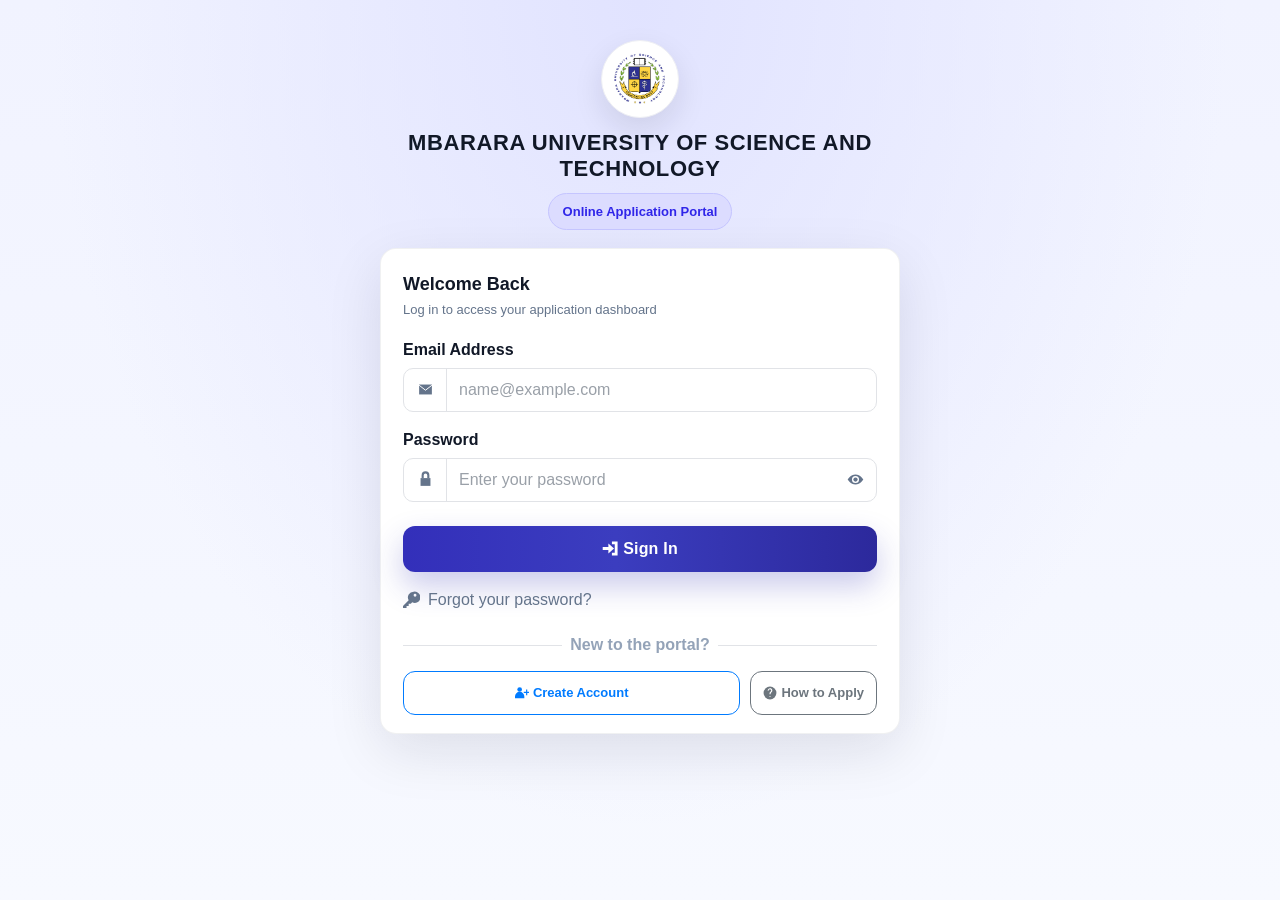
<file: index.html>
<!DOCTYPE html>
<html lang="en">
<head>
  <!-- The viewport setting makes the layout fit phones as well as desktops. -->
  <meta charset="UTF-8">
  <meta name="viewport" content="width=device-width, initial-scale=1.0">
  <meta name="description" content="An unofficial HTML and CSS recreation of the MUST application portal.">
  <title>Sign In | MUST Application Portal Demo</title>
  <link rel="stylesheet" href="styles.css">
</head>
<body class="login-page">
  <a class="skip-link" href="#main-content">Skip to sign in</a>
  <!-- SVG symbols draw the icons locally, without an icon font or JavaScript. -->
  <svg class="icon-library" xmlns="http://www.w3.org/2000/svg" aria-hidden="true" focusable="false">
    <defs>
      <symbol id="icon-mail" viewBox="0 0 24 24"><path d="M3 5h18v14H3z"/><path d="m3 6 9 7 9-7" fill="none" stroke="white" stroke-width="1.4"/></symbol>
      <symbol id="icon-lock" viewBox="0 0 24 24"><path d="M5 10h14v11H5z"/><path d="M8 10V6a4 4 0 0 1 8 0v4" fill="none" stroke="currentColor" stroke-width="3"/></symbol>
      <symbol id="icon-eye" viewBox="0 0 24 24"><path d="M1 12s4-7 11-7 11 7 11 7-4 7-11 7S1 12 1 12Zm11-5a5 5 0 1 0 0 10 5 5 0 0 0 0-10Z"/><circle cx="12" cy="12" r="3"/></symbol>
      <symbol id="icon-signin" viewBox="0 0 24 24"><path d="M14 2h8v20h-8v-4h4V6h-4ZM9 5l8 7-8 7v-5H1v-4h8Z"/></symbol>
      <symbol id="icon-key" viewBox="0 0 24 24"><path d="M15 1a8 8 0 0 0-7 12L0 21v3h5v-3h3v-3h3l2-2A8 8 0 1 0 15 1Zm2 3a2 2 0 1 1 0 4 2 2 0 0 1 0-4Z"/></symbol>
      <symbol id="icon-plus" viewBox="0 0 24 24"><circle cx="8" cy="6" r="4"/><path d="M0 21v-3a8 8 0 0 1 16 0v3Zm19-15h2v4h4v2h-4v4h-2v-4h-4v-2h4Z"/></symbol>
      <symbol id="icon-help" viewBox="0 0 24 24"><circle cx="12" cy="12" r="11"/><path d="M9 8a3 3 0 1 1 5 2c-2 1-2 2-2 4" fill="none" stroke="white" stroke-width="2"/><circle cx="12" cy="18" r="1" fill="white"/></symbol>
    </defs>
  </svg>

  <div class="portal-wrap">
    <!-- Local copy of the official logo: works offline.
         Source: https://applications.must.ac.ug/dist/img/campus_logo.png -->
    <header class="portal-header">
      <img class="portal-logo" src="assets/must-logo.jpg" alt="Mbarara University of Science and Technology crest" width="78" height="78">
      <p class="university-name">Mbarara University of Science and Technology</p>
      <p class="portal-pill">Online Application Portal</p>
    </header>

    <main class="login-card" id="main-content">
      <h1 id="login-title">Welcome Back</h1>
      <p class="subtitle">Log in to access your application dashboard</p>

      <!-- Demo only: buttons have type="button", and fields omit name attributes.
           There is no submit button, server connection, or credential storage. -->
      <form class="login-form" aria-labelledby="login-title" aria-describedby="demo-note">
          <div class="field-group">
            <label for="email">Email Address</label>
            <div class="input-group">
              <span class="input-icon"><svg class="icon" aria-hidden="true" focusable="false"><use href="#icon-mail"></use></svg></span>
              <input id="email" type="email" placeholder="name@example.com" autocomplete="email" required>
            </div>
          </div>
        <div class="field-group">
          <label for="password">Password</label>
          <div class="input-group">
            <span class="input-icon"><svg class="icon" aria-hidden="true" focusable="false"><use href="#icon-lock"></use></svg></span>
            <input id="password" type="password" placeholder="Enter your password" autocomplete="current-password" required>
            <!-- The eye is decorative: password visibility needs JavaScript. -->
            <span class="password-eye" title="Password remains hidden in this demo"><svg class="icon" aria-hidden="true" focusable="false"><use href="#icon-eye"></use></svg></span>
          </div>
        </div>
        <button class="button sign-in-button" type="button" aria-describedby="demo-note"><svg class="icon" aria-hidden="true" focusable="false"><use href="#icon-signin"></use></svg> Sign In</button>
      </form>

      <!-- Recovery and help are visual controls; the account link works locally. -->
      <button class="forgot-link" type="button" aria-describedby="demo-note" title="Password recovery is not available in this demo">
        <svg class="icon" aria-hidden="true" focusable="false"><use href="#icon-key"></use></svg> Forgot your password?
      </button>
      <div class="divider"><span>New to the portal?</span></div>
      <div class="login-actions">
        <a class="button outline-primary" href="register.html"><svg class="icon" aria-hidden="true" focusable="false"><use href="#icon-plus"></use></svg> Create Account</a>
        <button class="button outline-secondary" type="button" aria-describedby="demo-note" title="Application help is not available in this demo"><svg class="icon" aria-hidden="true" focusable="false"><use href="#icon-help"></use></svg> How to Apply</button>
      </div>
    </main>
    
  </div>
</body>
</html>
</file>
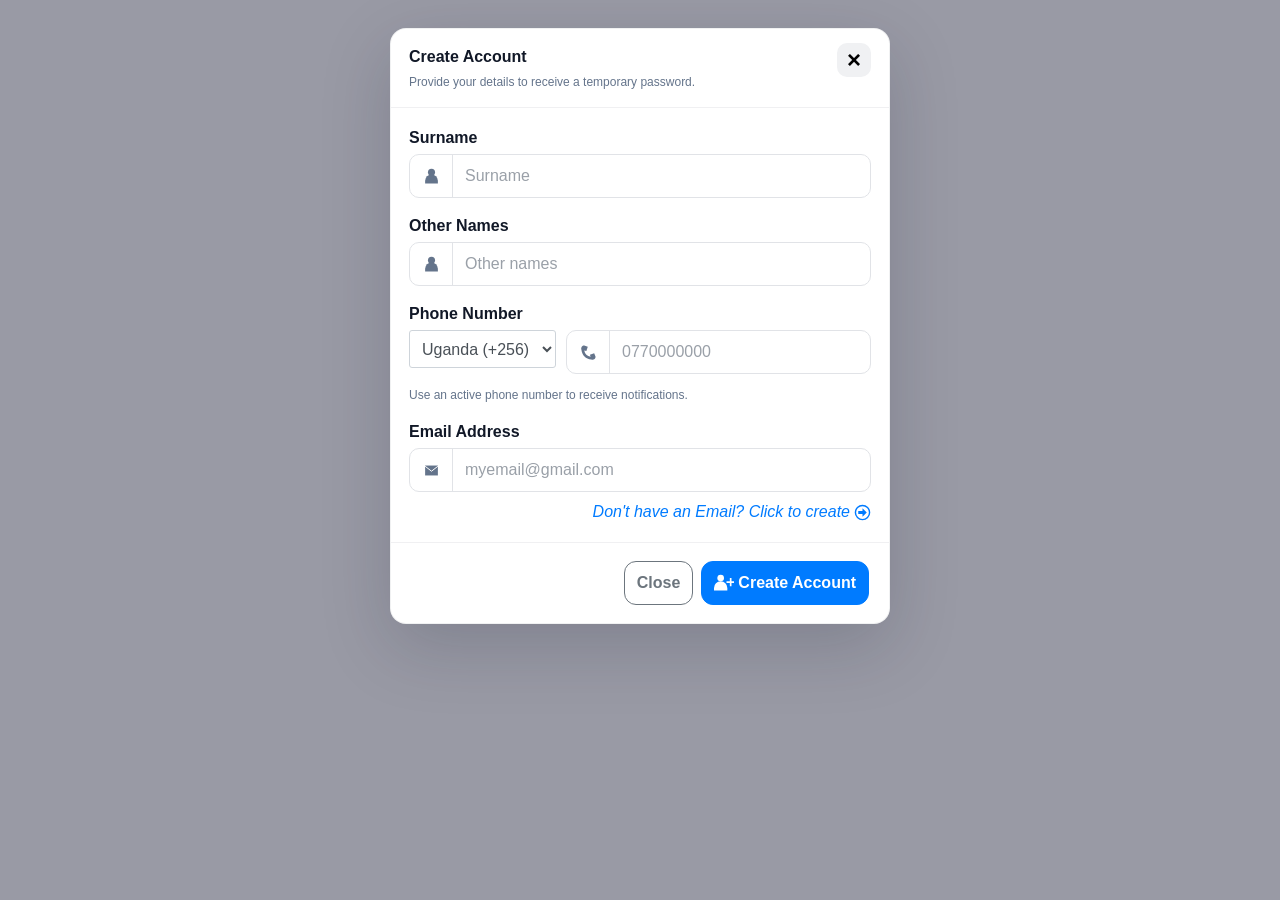
<file: register.html>
<!DOCTYPE html>
<html lang="en">
<head>
  <!-- The viewport setting makes the layout fit phones as well as desktops. -->
  <meta charset="UTF-8">
  <meta name="viewport" content="width=device-width, initial-scale=1.0">
  <meta name="description" content="An unofficial HTML and CSS recreation of the MUST application portal.">
  <title>MUST Application Portal Demo</title>
  <link rel="stylesheet" href="styles.css">
</head>
<body class="registration-page">
  <a class="skip-link" href="#main-content">Skip to account creation</a>
  <!-- SVG symbols draw the icons locally, without an icon font or JavaScript. -->
  <svg class="icon-library" xmlns="http://www.w3.org/2000/svg" aria-hidden="true" focusable="false">
    <defs>
      <symbol id="icon-user" viewBox="0 0 24 24"><circle cx="12" cy="6" r="5"/><path d="M3 22v-4a9 9 0 0 1 18 0v4Z"/></symbol>
      <symbol id="icon-plus" viewBox="0 0 24 24"><circle cx="8" cy="6" r="4"/><path d="M0 21v-3a8 8 0 0 1 16 0v3Zm19-15h2v4h4v2h-4v4h-2v-4h-4v-2h4Z"/></symbol>
      <symbol id="icon-phone" viewBox="0 0 24 24"><path d="m6 2 5 2-2 6-3-1c1 5 4 8 9 9l-1-3 6-2 2 5c0 3-3 5-6 4C8 21 3 16 2 8 1 5 3 2 6 2Z"/></symbol>
      <symbol id="icon-mail" viewBox="0 0 24 24"><path d="M3 5h18v14H3z"/><path d="m3 6 9 7 9-7" fill="none" stroke="white" stroke-width="1.4"/></symbol>
      <symbol id="icon-arrow" viewBox="0 0 24 24"><circle cx="12" cy="12" r="10" fill="none" stroke="currentColor" stroke-width="2"/><path d="m12 6 6 6-6 6v-4H6v-4h6Z"/></symbol>
    </defs>
  </svg>

  <!-- This separate page looks like the reference modal without needing JavaScript.
       Both close links return to index.html; it is not a scripted modal dialog. -->
  <main class="registration-shell" id="main-content">
    <section class="registration-card" aria-labelledby="register-title">
      <header class="modal-header">
        <div>
          <h1 id="register-title">Create Account</h1>
          <p class="subtitle">Provide your details to receive a temporary password.</p>
        </div>
        <a class="close-icon" href="index.html" aria-label="Close account creation and return to sign in">&times;</a>
      </header>

      <!-- The reference portal sends a temporary password instead of asking for one.
           This recreation does not send messages or create real accounts. -->
      <form aria-labelledby="register-title" aria-describedby="demo-note">
        <div class="modal-body">
          <div class="field-group">
            <label for="surname">Surname</label>
            <div class="input-group">
              <span class="input-icon"><svg class="icon" aria-hidden="true" focusable="false"><use href="#icon-user"></use></svg></span>
              <input id="surname" type="text" placeholder="Surname" autocomplete="family-name" required>
            </div>
          </div>
          <div class="field-group">
            <label for="other-names">Other Names</label>
            <div class="input-group">
              <span class="input-icon"><svg class="icon" aria-hidden="true" focusable="false"><use href="#icon-user"></use></svg></span>
              <input id="other-names" type="text" placeholder="Other names" autocomplete="given-name" required>
            </div>
          </div>
          <div class="field-group">
            <label for="phone">Phone Number</label>
            <!-- Uganda is the only country in this demo. The native select keeps
                 the screenshot's dropdown appearance and keyboard accessibility. -->
            <div class="phone-row">
              <select id="country-code" aria-label="Country calling code" autocomplete="tel-country-code">
                <option value="+256">Uganda (+256)</option>
              </select>
              <div class="input-group">
                <span class="input-icon"><svg class="icon" aria-hidden="true" focusable="false"><use href="#icon-phone"></use></svg></span>
                <input id="phone" type="tel" placeholder="0770000000" autocomplete="tel-national" aria-describedby="phone-help" required>
              </div>
            </div>
            <p class="field-help" id="phone-help">Use an active phone number to receive notifications.</p>
          </div>
          <div class="field-group">
            <label for="email">Email Address</label>
            <div class="input-group">
              <span class="input-icon"><svg class="icon" aria-hidden="true" focusable="false"><use href="#icon-mail"></use></svg></span>
              <input id="email" type="email" placeholder="myemail@gmail.com" autocomplete="email" required>
            </div>
          </div>
          <button class="email-help" type="button" aria-describedby="demo-note" title="Email account creation is not available in this demo">
            <span>Don't have an Email? Click to create</span> <svg class="icon" aria-hidden="true" focusable="false"><use href="#icon-arrow"></use></svg>
          </button>
        </div>

        <!-- Buttons cannot submit. Close is a real local navigation link. -->
        <footer class="modal-footer">
          <a class="button outline-secondary" href="index.html">Close</a>
          <button class="button create-button" type="button" aria-describedby="demo-note"><svg class="icon" aria-hidden="true" focusable="false"><use href="#icon-plus"></use></svg> Create Account</button>
        </footer>
      </form>
    </section>
    </main>
</body>
</html>
</file>
<file: styles.css>
/* Shared colors and system fonts: no framework, web font, or network request. */
:root {
  color-scheme: light;
  --text: #111827;
  --muted: #64748b;
  --border: #e1e3e7;
  --blue: #007bff;
  --purple: #3331b5;
}

/* Include padding in widths so cards and inputs fit small screens. */
* { box-sizing: border-box; }
body {
  margin: 0;
  min-height: 100vh;
  color: var(--text);
  font-family: Arial, Helvetica, sans-serif;
  font-size: 16px;
  line-height: 1.5;
  background:
    radial-gradient(ellipse at 50% 0%, #e1e3ff 0%, transparent 65%),
    linear-gradient(#f1f3ff, #f7f9ff);
}
button, input, select { font: inherit; }
a { color: inherit; text-decoration: none; }
button, a, input, select { -webkit-tap-highlight-color: transparent; }
button { cursor: pointer; }

/* Keyboard focus is visible on both fields and navigation links. */
:focus-visible { outline: 3px solid #7471e6; outline-offset: 3px; }
.skip-link {
  position: absolute;
  top: -100px;
  left: 12px;
  z-index: 5;
  padding: 8px 12px;
  background: white;
  border-radius: 6px;
}
.skip-link:focus { top: 8px; }

/* SVG symbols are defined once per page and reused by the small visible icons. */
.icon-library { position: absolute; width: 0; height: 0; overflow: hidden; }
.icon { width: 17px; height: 17px; flex: 0 0 17px; fill: currentColor; }

/* Login header: centered crest, uppercase university name, and purple pill. */
.login-page { padding: 40px 16px 24px; }
.portal-wrap { width: 100%; max-width: 520px; margin: 0 auto; }
.portal-header { margin-bottom: 18px; text-align: center; }
.portal-logo {
  display: block;
  width: 78px;
  height: 78px;
  margin: 0 auto;
  padding: 8px;
  object-fit: contain;
  border: 1px solid #eeeff4;
  border-radius: 50%;
  background: white;
  box-shadow: 0 12px 30px rgb(15 23 42 / 10%);
}
.university-name {
  margin: 12px 0 0;
  font-size: 22px;
  font-weight: 800;
  letter-spacing: 0.6px;
  line-height: 1.2;
  text-transform: uppercase;
}
.portal-pill {
  display: inline-block;
  margin: 10px 0 0;
  padding: 8px 14px;
  border: 1px solid #c5c5ff;
  border-radius: 999px;
  background: #dcdcff;
  color: #3026e9;
  font-size: 13px;
  font-weight: 700;
}

/* White cards use rounded corners and soft shadows like the reference images. */
.login-card, .registration-card {
  background: white;
  border: 1px solid rgb(15 23 42 / 6%);
  border-radius: 16px;
  box-shadow: 0 18px 55px rgb(15 23 42 / 10%);
}
.login-card { padding: 22px 22px 18px; }
h1 { margin: 0; font-size: 18px; font-weight: 700; line-height: 1.5; }
.subtitle { margin: 2px 0 18px; color: var(--muted); font-size: 13px; }
.login-form { display: grid; gap: 16px; }
.field-group { min-width: 0; }
label { display: block; margin-bottom: 6px; font-size: 16px; font-weight: 600; }

/* A flex row joins the icon, input, and optional eye into one bordered control. */
.input-group {
  display: flex;
  align-items: stretch;
  min-width: 0;
  height: 44px;
  border: 1px solid var(--border);
  border-radius: 10px;
  background: white;
}
.input-group:focus-within { border-color: #8e8cf2; box-shadow: 0 0 0 3px rgb(98 104 255 / 12%); }
.input-icon, .password-eye {
  display: flex;
  align-items: center;
  justify-content: center;
  flex: 0 0 43px;
  color: var(--muted);
}
.input-icon { border-right: 1px solid var(--border); }
input {
  width: 100%;
  min-width: 0;
  padding: 9px 12px;
  color: var(--text);
  background: transparent;
  border: 0;
  border-radius: 10px;
  font-size: 16px;
  line-height: 24px;
}
input::placeholder { color: #9aa0a8; opacity: 1; }
/* The group already shows a focus outline, so the input needs no second ring. */
input:focus-visible { outline: none; }
.password-eye { flex-basis: 42px; }

/* Shared button sizing; the sign-in action has the screenshot's purple gradient. */
.button {
  display: inline-flex;
  align-items: center;
  justify-content: center;
  gap: 4px;
  min-height: 44px;
  padding: 10px 12px;
  border: 1px solid transparent;
  border-radius: 12px;
  background: white;
  font-weight: 600;
  line-height: 1.25;
}
.sign-in-button {
  width: 100%;
  height: 46px;
  margin-top: 8px;
  border: 0;
  color: white;
  background: linear-gradient(90deg, #332fba, #3b3dbf 45%, #2c299c);
  box-shadow: 0 14px 30px rgb(47 47 180 / 25%);
  letter-spacing: 0.2px;
}
.sign-in-button:hover { filter: brightness(0.95); }
.forgot-link {
  display: inline-flex;
  align-items: center;
  gap: 8px;
  margin-top: 16px;
  padding: 0;
  color: var(--muted);
  background: transparent;
  border: 0;
  line-height: 24px;
  text-align: left;
}
.forgot-link:hover { text-decoration: underline; }
.divider { display: flex; align-items: center; gap: 8px; margin: 18px 0 14px; color: #94a3b8; font-weight: 700; text-align: center; }
.divider::before, .divider::after { content: ""; flex: 1; height: 1px; background: var(--border); }
.divider span { flex-shrink: 0; }
.login-actions { display: flex; gap: 10px; }
.login-actions .button { font-size: 13px; white-space: nowrap; }
.login-actions .icon { width: 14px; height: 14px; flex-basis: 14px; }
.login-actions .outline-primary { flex: 1; }
.outline-primary { color: var(--blue); border-color: var(--blue); }
.outline-secondary { color: #6c757d; border-color: #6c757d; }
.outline-primary:hover { background: #f0f7ff; }
.outline-secondary:hover { background: #f4f5f6; }

/* Account creation remains a standalone page. The gray background recreates
   the dimmed backdrop, without an overlay that could trap keyboard focus. */
.registration-page { padding: 28px 12px 16px; background: #999aa5; }
.registration-shell { width: 100%; max-width: 500px; margin: 0 auto; }
.registration-card { overflow: hidden; box-shadow: 0 22px 70px rgb(15 23 42 / 18%); }
.modal-header { display: flex; align-items: flex-start; gap: 12px; padding: 16px 18px; border-bottom: 1px solid #f0f0f2; }
.modal-header > div { flex: 1; min-width: 0; }
.modal-header h1 { font-size: 16px; }
.modal-header .subtitle { margin: 4px 0 0; font-size: 12px; }
.close-icon { display: flex; align-items: center; justify-content: center; flex: 0 0 34px; height: 34px; margin-top: -2px; border-radius: 10px; background: #f0f1f3; color: black; font-size: 24px; font-weight: 700; line-height: 1; }
.close-icon:hover { background: #e2e4e9; }
.modal-body { padding: 18px; }
.modal-body .field-group + .field-group { margin-top: 16px; }
.modal-body label { margin-bottom: 4px; }
.phone-row { display: grid; grid-template-columns: 147px minmax(0, 1fr); gap: 10px; }
select { width: 100%; min-width: 0; height: 38px; padding: 6px 8px; border: 1px solid #ced4da; border-radius: 3px; color: #495057; background: white; }
.field-help { margin: 12px 0 0; color: var(--muted); font-size: 12px; }
.email-help { display: flex; align-items: center; justify-content: flex-end; gap: 4px; width: 100%; margin-top: 8px; padding: 0; border: 0; color: var(--blue); background: transparent; text-align: right; font-style: italic; }
.email-help:hover { text-decoration: underline; }
.modal-footer { display: flex; justify-content: flex-end; gap: 8px; padding: 18px 20px; border-top: 1px solid #f0f0f2; }
.create-button { color: white; background: var(--blue); border-color: var(--blue); }
.create-button:hover { background: #0069d9; }
.create-button .icon { width: 20px; height: 20px; flex-basis: 20px; }
.demo-note { margin: 16px 0 0; color: #68758c; font-size: 11px; line-height: 1.6; text-align: center; }
.registration-page .demo-note { color: #202536; }

/* Stack the country selector on narrow phones; allow scrolling instead of
   fixing the card height, so every control remains reachable at large zoom. */
@media (max-width: 420px) {
  .login-page { padding: 24px 12px; }
  .university-name { font-size: 19px; }
  .login-card { padding: 20px 16px 18px; }
  .login-actions { gap: 8px; }
  .login-actions .button { padding: 10px 8px; font-size: 12px; }
  .registration-page { padding-top: 16px; }
  .phone-row { grid-template-columns: 1fr; gap: 8px; }
  .modal-header, .modal-body { padding: 16px; }
  .modal-footer { padding: 16px; }
  .email-help { font-size: 14px; }
}
</file>
